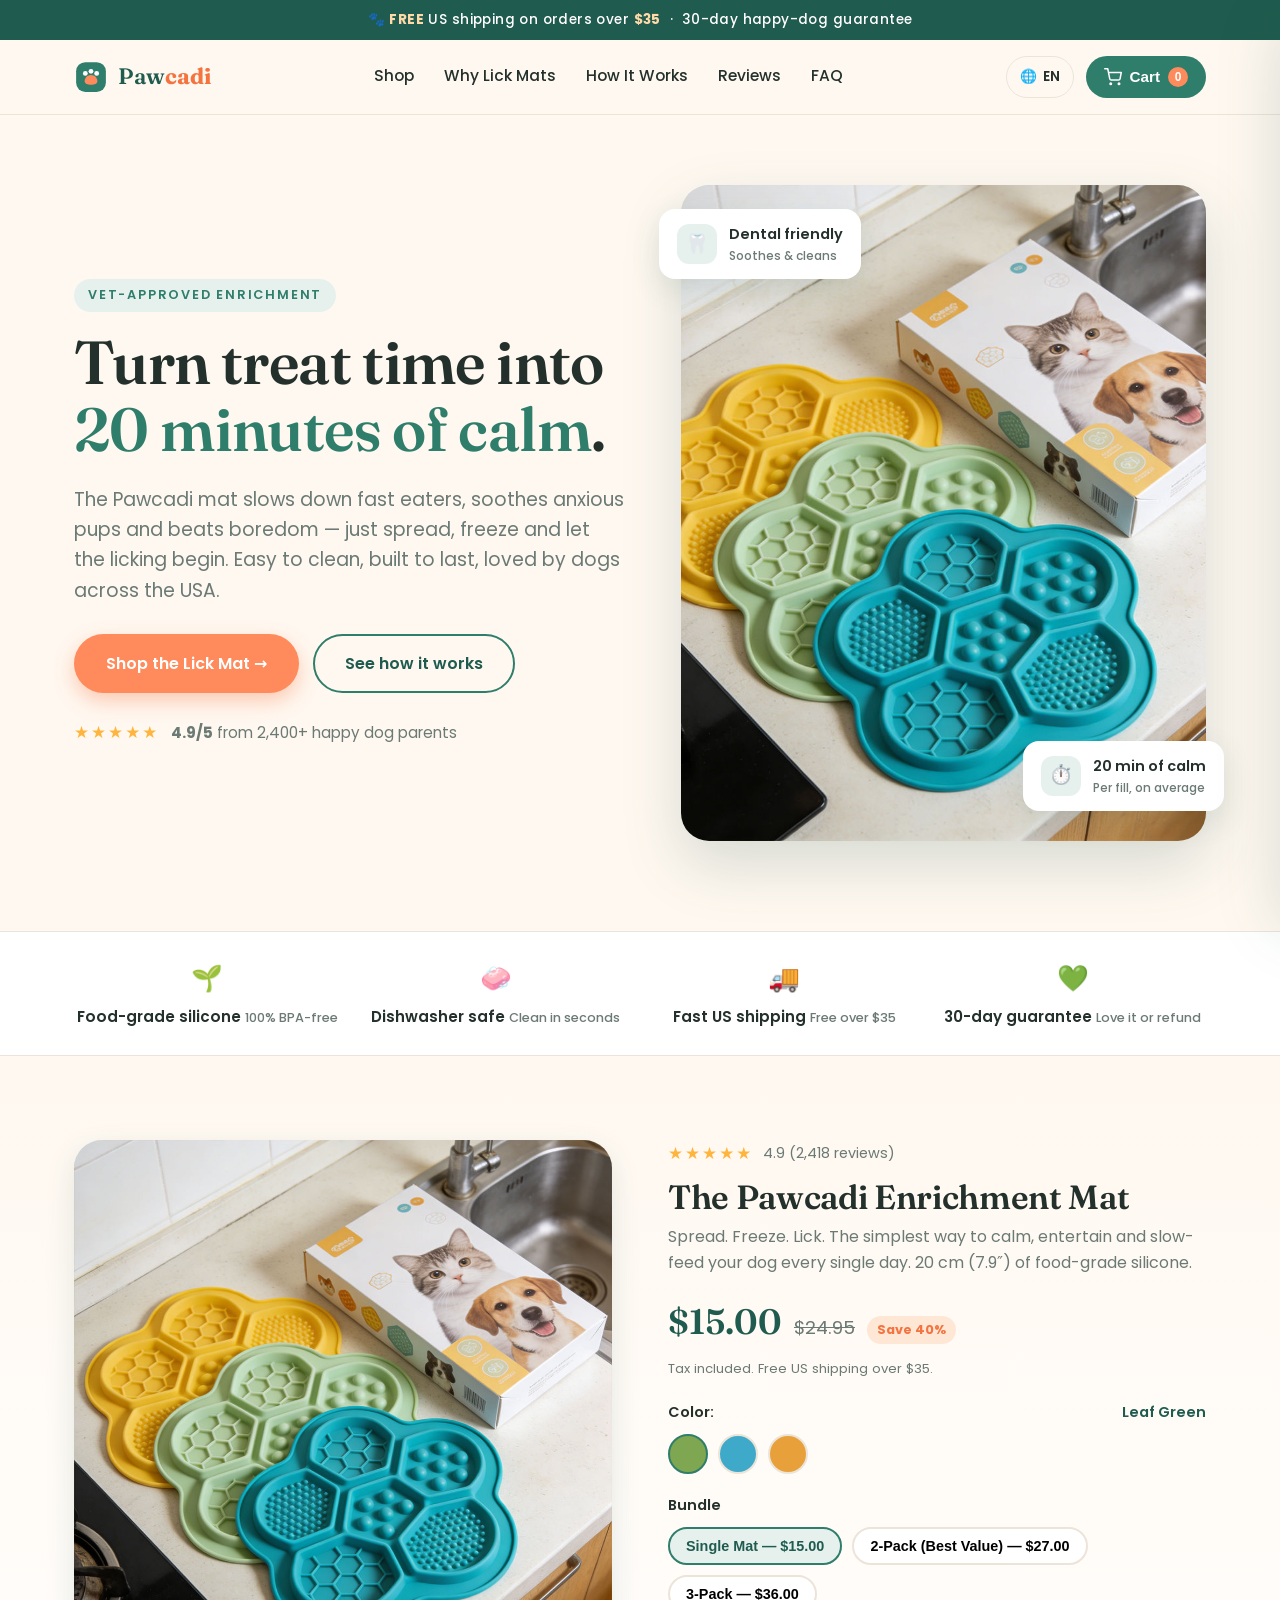
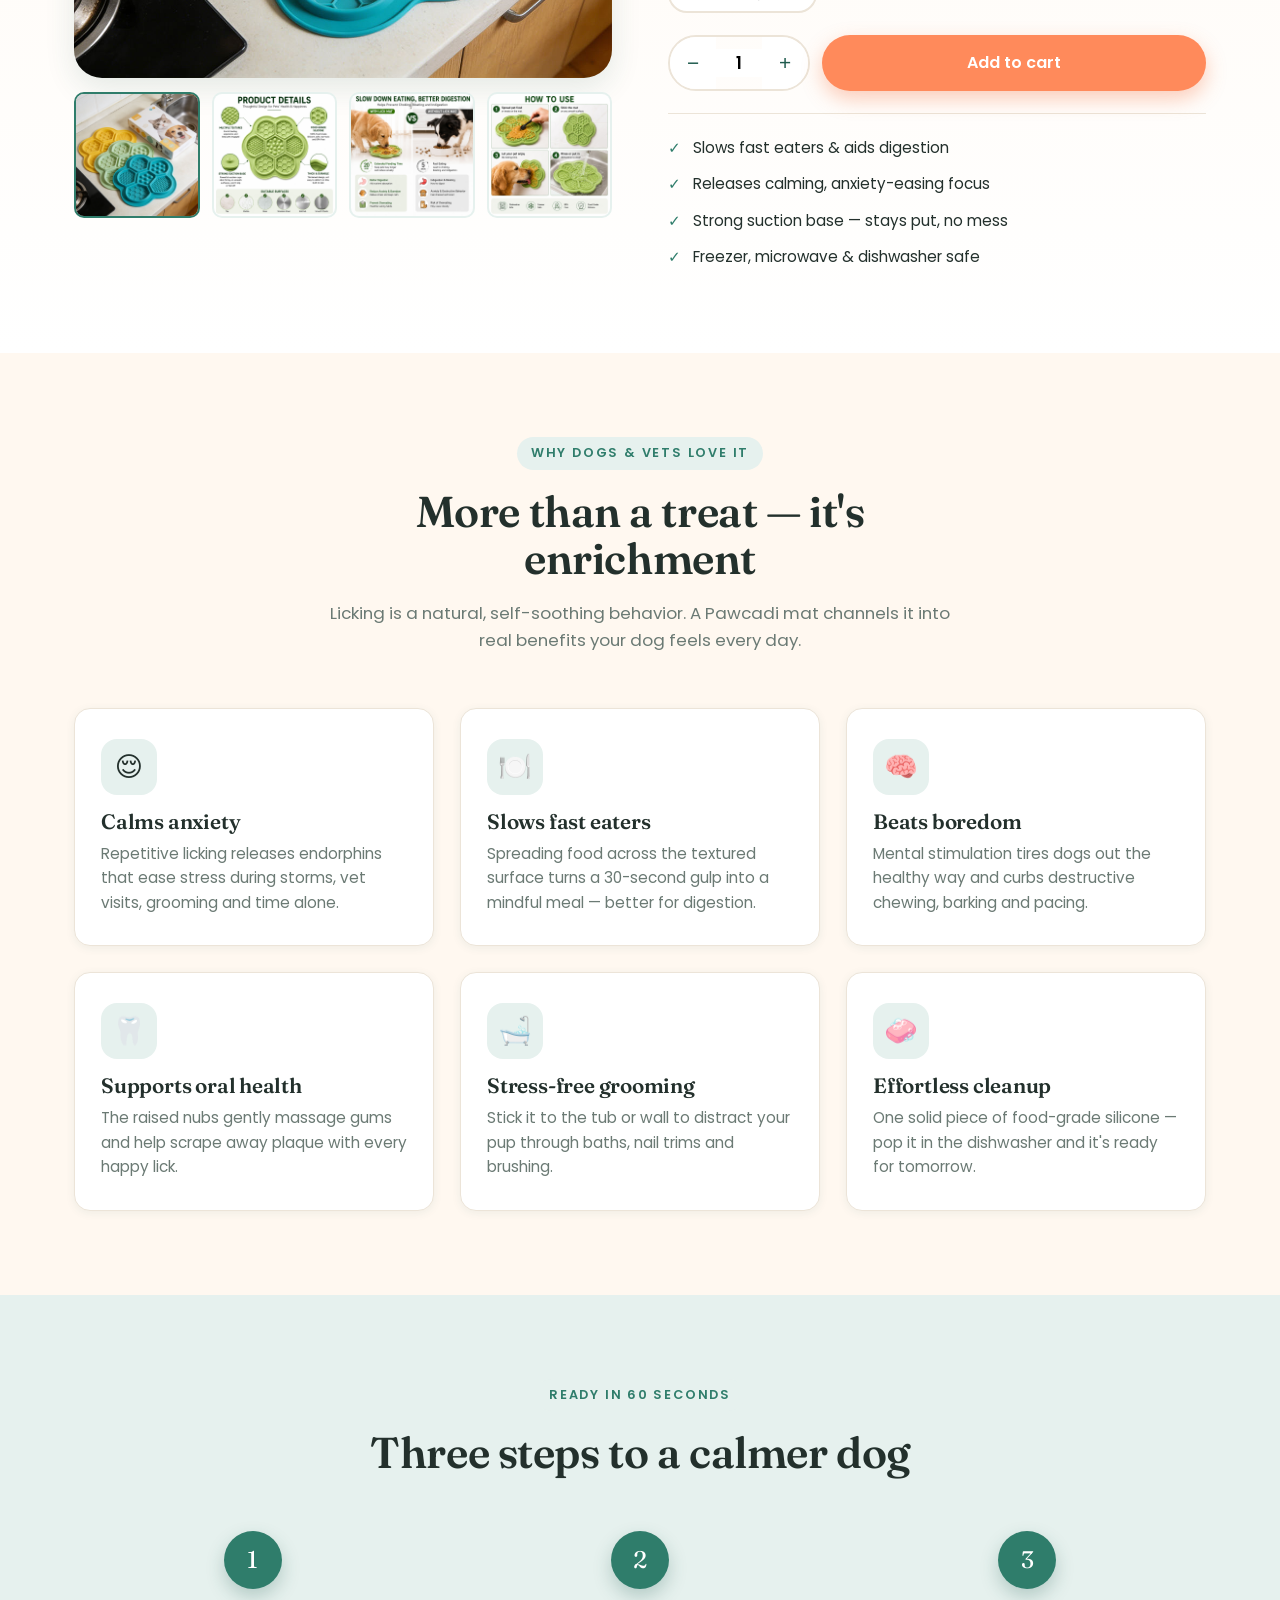
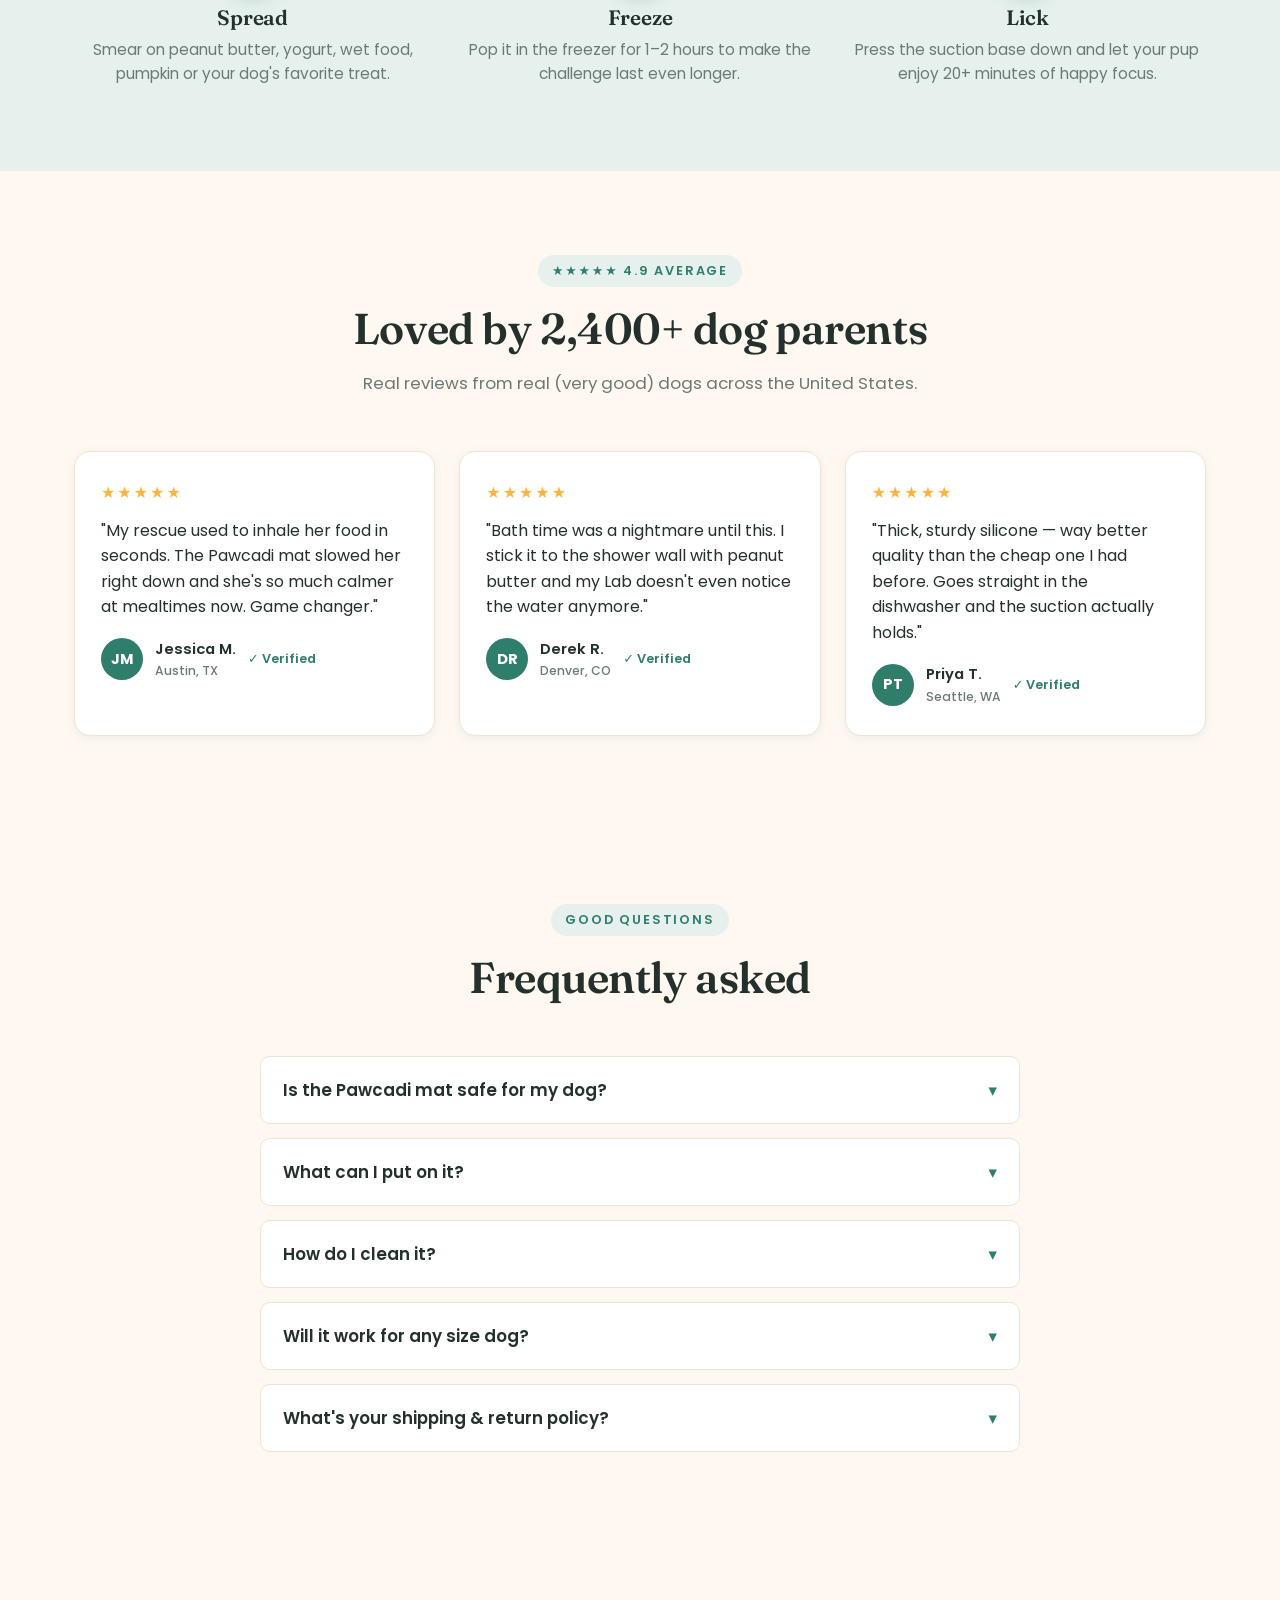
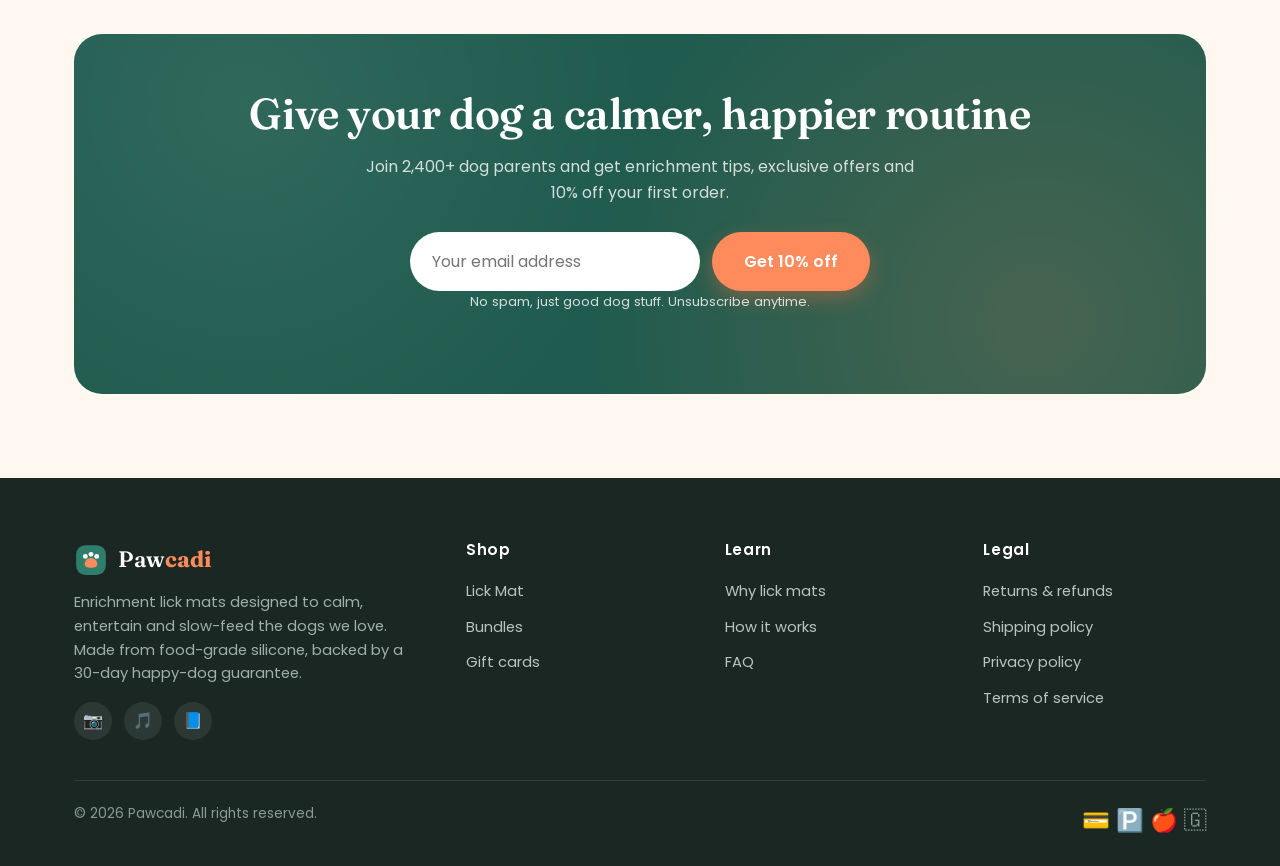
<file: index.html>
<!DOCTYPE html>
<html lang="en">
<head>
  <meta charset="UTF-8" />
  <meta name="viewport" content="width=device-width, initial-scale=1.0" />
  <title>Pawcadi — Enrichment Lick Mats for Dogs | Calm, Slow-Feed &amp; Treat</title>
  <meta name="description" content="Pawcadi makes vet-approved silicone lick mats that calm anxious dogs, slow down fast eaters and turn treat time into 20 minutes of happy enrichment." />

  <!-- Open Graph -->
  <meta property="og:title" content="Pawcadi — Enrichment Lick Mats for Dogs" />
  <meta property="og:description" content="Calm anxious pups, slow down fast eaters, and beat boredom with the vet-approved Pawcadi mat." />
  <meta property="og:type" content="website" />
  <meta property="og:image" content="assets/images/hero.jpg" />

  <link rel="icon" href="assets/favicon.svg" type="image/svg+xml" />

  <!-- Fonts -->
  <link rel="preconnect" href="https://fonts.googleapis.com" />
  <link rel="preconnect" href="https://fonts.gstatic.com" crossorigin />
  <link href="https://fonts.googleapis.com/css2?family=Fraunces:opsz,wght@9..144,500;9..144,600&family=Poppins:wght@400;500;600;700&display=swap" rel="stylesheet" />

  <link rel="stylesheet" href="css/styles.css" />
</head>
<body>

  <!-- Announcement bar -->
  <div class="announce" data-i18n-html="announce">
    🐾 <b>FREE</b> US shipping on orders over <b>$35</b> &nbsp;·&nbsp; 30-day happy-dog guarantee
  </div>

  <!-- Header -->
  <header class="site-header" id="top">
    <div class="container nav">
      <a href="#top" class="logo" aria-label="Pawcadi home">
        <svg viewBox="0 0 48 48" fill="none" aria-hidden="true">
          <rect x="3" y="3" width="42" height="42" rx="13" fill="#2f7d6b"/>
          <circle cx="16" cy="19" r="3.4" fill="#fff"/>
          <circle cx="24" cy="16" r="3.4" fill="#fff"/>
          <circle cx="32" cy="19" r="3.4" fill="#fff"/>
          <path d="M24 21c5 0 9 4 9 9 0 3.5-4 5-9 5s-9-1.5-9-5c0-5 4-9 9-9z" fill="#ff8a5b"/>
        </svg>
        <span>Paw<b>cadi</b></span>
      </a>

      <nav class="nav-links" aria-label="Primary">
        <a href="#shop" data-i18n="nav.shop">Shop</a>
        <a href="#benefits" data-i18n="nav.why">Why Lick Mats</a>
        <a href="#how" data-i18n="nav.how">How It Works</a>
        <a href="#reviews" data-i18n="nav.reviews">Reviews</a>
        <a href="#faq" data-i18n="nav.faq">FAQ</a>
      </nav>

      <div class="nav-actions">
        <button class="lang-btn" id="langToggle" aria-label="Switch language / Cambiar idioma">
          <span aria-hidden="true">🌐</span><span id="langCode">EN</span>
        </button>
        <button class="cart-btn" id="openCart" aria-haspopup="dialog">
          <svg width="18" height="18" viewBox="0 0 24 24" fill="none" stroke="currentColor" stroke-width="2" stroke-linecap="round" stroke-linejoin="round" aria-hidden="true">
            <circle cx="9" cy="21" r="1"/><circle cx="20" cy="21" r="1"/>
            <path d="M1 1h4l2.7 13.4a2 2 0 0 0 2 1.6h9.7a2 2 0 0 0 2-1.6L23 6H6"/>
          </svg>
          <span class="label" data-i18n="nav.cart">Cart</span>
          <span class="cart-count" id="cartCount">0</span>
        </button>
        <button class="nav-toggle" id="navToggle" aria-label="Menu" aria-expanded="false">
          <span></span><span></span><span></span>
        </button>
      </div>
    </div>
  </header>

  <main>
    <!-- Hero -->
    <section class="hero">
      <div class="container hero-grid">
        <div class="hero-copy">
          <span class="eyebrow" data-i18n="hero.eyebrow">Vet-approved enrichment</span>
          <h1 data-i18n-html="hero.h1">Turn treat time into <em>20 minutes of calm</em>.</h1>
          <p class="hero-lead" data-i18n="hero.lead">
            The Pawcadi mat slows down fast eaters, soothes anxious pups and beats
            boredom — just spread, freeze and let the licking begin. Easy to clean,
            built to last, loved by dogs across the USA.
          </p>
          <div class="hero-cta">
            <a href="#shop" class="btn btn-primary" data-i18n="hero.cta1">Shop the Lick Mat →</a>
            <a href="#how" class="btn btn-ghost" data-i18n="hero.cta2">See how it works</a>
          </div>
          <div class="hero-rating">
            <span class="stars" aria-hidden="true">★★★★★</span>
            <span data-i18n-html="hero.rating"><b>4.9/5</b> from 2,400+ happy dog parents</span>
          </div>
        </div>

        <div class="hero-media">
          <div class="media-frame">
            <img src="assets/images/hero.jpg" alt="Happy dog licking a Pawcadi enrichment mat"
                 onerror="this.onerror=null;this.src='assets/placeholder.svg'" />
          </div>
          <div class="floating-card tl">
            <span class="ic">🦷</span>
            <span data-i18n-html="hero.card1">Dental friendly<small>Soothes &amp; cleans</small></span>
          </div>
          <div class="floating-card br">
            <span class="ic">⏱️</span>
            <span data-i18n-html="hero.card2">20 min of calm<small>Per fill, on average</small></span>
          </div>
        </div>
      </div>
    </section>

    <!-- Trust strip -->
    <div class="trust">
      <div class="container trust-grid">
        <div class="trust-item"><span class="ic">🌱</span> <span data-i18n-html="trust.silicone">Food-grade silicone <small>100% BPA-free</small></span></div>
        <div class="trust-item"><span class="ic">🧼</span> <span data-i18n-html="trust.dishwasher">Dishwasher safe <small>Clean in seconds</small></span></div>
        <div class="trust-item"><span class="ic">🚚</span> <span data-i18n-html="trust.shipping">Fast US shipping <small>Free over $35</small></span></div>
        <div class="trust-item"><span class="ic">💚</span> <span data-i18n-html="trust.guarantee">30-day guarantee <small>Love it or refund</small></span></div>
      </div>
    </div>

    <!-- Product / Buy box -->
    <section id="shop">
      <div class="container">
        <div class="product">
          <!-- Gallery -->
          <div class="gallery">
            <div class="main-img">
              <img id="mainImg" src="assets/images/product-1.jpg" alt="Pawcadi silicone lick mat"
                   onerror="this.onerror=null;this.src='assets/placeholder.svg'" />
            </div>
            <div class="thumbs" id="thumbs">
              <button class="thumb is-active" data-img="assets/images/product-1.jpg" aria-label="View image 1">
                <img src="assets/images/product-1.jpg" alt="" onerror="this.onerror=null;this.src='assets/placeholder.svg'" />
              </button>
              <button class="thumb" data-img="assets/images/product-2.jpg" aria-label="View image 2">
                <img src="assets/images/product-2.jpg" alt="" onerror="this.onerror=null;this.src='assets/placeholder.svg'" />
              </button>
              <button class="thumb" data-img="assets/images/product-3.jpg" aria-label="View image 3">
                <img src="assets/images/product-3.jpg" alt="" onerror="this.onerror=null;this.src='assets/placeholder.svg'" />
              </button>
              <button class="thumb" data-img="assets/images/product-4.jpg" aria-label="View image 4">
                <img src="assets/images/product-4.jpg" alt="" onerror="this.onerror=null;this.src='assets/placeholder.svg'" />
              </button>
            </div>
          </div>

          <!-- Buy box -->
          <div class="buybox">
            <div class="rating-row">
              <span class="stars" aria-hidden="true">★★★★★</span>
              <span data-i18n="prod.reviews">4.9 (2,418 reviews)</span>
            </div>
            <h2 data-i18n="prod.title">The Pawcadi Enrichment Mat</h2>
            <p class="subtitle" data-i18n-html="prod.subtitle">Spread. Freeze. Lick. The simplest way to calm, entertain and slow-feed your dog every single day. 20&nbsp;cm (7.9″) of food-grade silicone.</p>

            <div class="price-row">
              <span class="price" id="displayPrice">$15.00</span>
              <span class="price-old" id="priceCompare">$24.95</span>
              <span class="price-save" id="priceSave">Save 40%</span>
            </div>
            <p class="tax-note" data-i18n="prod.tax">Tax included. Free US shipping over $35.</p>

            <!-- Color -->
            <div class="opt-group">
              <div class="opt-label"><span data-i18n="prod.color">Color:</span> <span class="val" id="colorVal">Leaf Green</span></div>
              <div class="swatches" id="colorSwatches" role="group" aria-label="Color">
                <button class="swatch is-active" data-color="#7fa650" data-name="Leaf Green" style="background:#7fa650" aria-label="Leaf Green"></button>
                <button class="swatch" data-color="#3fa9c9" data-name="Ocean Blue" style="background:#3fa9c9" aria-label="Ocean Blue"></button>
                <button class="swatch" data-color="#e8a13a" data-name="Sunset Orange" style="background:#e8a13a" aria-label="Sunset Orange"></button>
              </div>
            </div>

            <!-- Bundle / size -->
            <div class="opt-group">
              <div class="opt-label" data-i18n="prod.bundle">Bundle</div>
              <div class="swatches" id="bundleSwatches" role="group" aria-label="Bundle">
                <button class="swatch is-active" data-bundle="single" data-units="1">Single — $15.00</button>
                <button class="swatch" data-bundle="2pack" data-units="2">2-Pack — $27.00</button>
                <button class="swatch" data-bundle="3pack" data-units="3">3-Pack — $36.00</button>
              </div>
            </div>

            <!-- Qty + add -->
            <div class="qty-add">
              <div class="qty">
                <button type="button" id="qtyMinus" aria-label="Decrease quantity">−</button>
                <input id="qtyInput" type="number" value="1" min="1" max="20" inputmode="numeric" aria-label="Quantity" />
                <button type="button" id="qtyPlus" aria-label="Increase quantity">+</button>
              </div>
              <button class="btn btn-primary btn-add" id="addToCart" data-i18n="prod.add">Add to cart</button>
            </div>

            <ul class="buy-perks">
              <li><span class="ic">✓</span> <span data-i18n="prod.perk1">Slows fast eaters &amp; aids digestion</span></li>
              <li><span class="ic">✓</span> <span data-i18n="prod.perk2">Releases calming, anxiety-easing focus</span></li>
              <li><span class="ic">✓</span> <span data-i18n="prod.perk3">Strong suction base — stays put, no mess</span></li>
              <li><span class="ic">✓</span> <span data-i18n="prod.perk4">Freezer, microwave &amp; dishwasher safe</span></li>
            </ul>
          </div>
        </div>
      </div>
    </section>

    <!-- Benefits -->
    <section id="benefits">
      <div class="container">
        <div class="section-head">
          <span class="eyebrow" data-i18n="ben.eyebrow">Why dogs &amp; vets love it</span>
          <h2 data-i18n="ben.title">More than a treat — it's enrichment</h2>
          <p data-i18n="ben.lead">Licking is a natural, self-soothing behavior. A Pawcadi mat channels it into real benefits your dog feels every day.</p>
        </div>
        <div class="benefits-grid">
          <article class="benefit">
            <div class="ic">😌</div>
            <h3 data-i18n="ben.1t">Calms anxiety</h3>
            <p data-i18n="ben.1p">Repetitive licking releases endorphins that ease stress during storms, vet visits, grooming and time alone.</p>
          </article>
          <article class="benefit">
            <div class="ic">🍽️</div>
            <h3 data-i18n="ben.2t">Slows fast eaters</h3>
            <p data-i18n="ben.2p">Spreading food across the textured surface turns a 30-second gulp into a mindful meal — better for digestion.</p>
          </article>
          <article class="benefit">
            <div class="ic">🧠</div>
            <h3 data-i18n="ben.3t">Beats boredom</h3>
            <p data-i18n="ben.3p">Mental stimulation tires dogs out the healthy way and curbs destructive chewing, barking and pacing.</p>
          </article>
          <article class="benefit">
            <div class="ic">🦷</div>
            <h3 data-i18n="ben.4t">Supports oral health</h3>
            <p data-i18n="ben.4p">The raised nubs gently massage gums and help scrape away plaque with every happy lick.</p>
          </article>
          <article class="benefit">
            <div class="ic">🛁</div>
            <h3 data-i18n="ben.5t">Stress-free grooming</h3>
            <p data-i18n="ben.5p">Stick it to the tub or wall to distract your pup through baths, nail trims and brushing.</p>
          </article>
          <article class="benefit">
            <div class="ic">🧼</div>
            <h3 data-i18n="ben.6t">Effortless cleanup</h3>
            <p data-i18n="ben.6p">One solid piece of food-grade silicone — pop it in the dishwasher and it's ready for tomorrow.</p>
          </article>
        </div>
      </div>
    </section>

    <!-- How it works -->
    <section id="how" class="how">
      <div class="container">
        <div class="section-head">
          <span class="eyebrow" data-i18n="how.eyebrow">Ready in 60 seconds</span>
          <h2 data-i18n="how.title">Three steps to a calmer dog</h2>
        </div>
        <div class="steps">
          <div class="step">
            <div class="num">1</div>
            <h3 data-i18n="how.1t">Spread</h3>
            <p data-i18n="how.1p">Smear on peanut butter, yogurt, wet food, pumpkin or your dog's favorite treat.</p>
          </div>
          <div class="step">
            <div class="num">2</div>
            <h3 data-i18n="how.2t">Freeze</h3>
            <p data-i18n="how.2p">Pop it in the freezer for 1–2 hours to make the challenge last even longer.</p>
          </div>
          <div class="step">
            <div class="num">3</div>
            <h3 data-i18n="how.3t">Lick</h3>
            <p data-i18n="how.3p">Press the suction base down and let your pup enjoy 20+ minutes of happy focus.</p>
          </div>
        </div>
      </div>
    </section>

    <!-- Reviews -->
    <section id="reviews">
      <div class="container">
        <div class="section-head">
          <span class="eyebrow" data-i18n="rev.eyebrow">★★★★★ 4.9 average</span>
          <h2 data-i18n="rev.title">Loved by 2,400+ dog parents</h2>
          <p data-i18n="rev.lead">Real reviews from real (very good) dogs across the United States.</p>
        </div>
        <div class="reviews-grid">
          <article class="review">
            <div class="stars" aria-hidden="true">★★★★★</div>
            <p data-i18n="rev.1p">"My rescue used to inhale her food in seconds. The Pawcadi mat slowed her right down and she's so much calmer at mealtimes now. Game changer."</p>
            <div class="reviewer">
              <span class="avatar" data-i18n="rev.1a">JM</span>
              <span data-i18n-html="rev.1n">Jessica M. <small>Austin, TX</small></span>
              <span class="verified" data-i18n="rev.verified">✓ Verified</span>
            </div>
          </article>
          <article class="review">
            <div class="stars" aria-hidden="true">★★★★★</div>
            <p data-i18n="rev.2p">"Bath time was a nightmare until this. I stick it to the shower wall with peanut butter and my Lab doesn't even notice the water anymore."</p>
            <div class="reviewer">
              <span class="avatar" data-i18n="rev.2a">DR</span>
              <span data-i18n-html="rev.2n">Derek R. <small>Denver, CO</small></span>
              <span class="verified" data-i18n="rev.verified">✓ Verified</span>
            </div>
          </article>
          <article class="review">
            <div class="stars" aria-hidden="true">★★★★★</div>
            <p data-i18n="rev.3p">"Thick, sturdy silicone — way better quality than the cheap one I had before. Goes straight in the dishwasher and the suction actually holds."</p>
            <div class="reviewer">
              <span class="avatar" data-i18n="rev.3a">PT</span>
              <span data-i18n-html="rev.3n">Priya T. <small>Seattle, WA</small></span>
              <span class="verified" data-i18n="rev.verified">✓ Verified</span>
            </div>
          </article>
        </div>
      </div>
    </section>

    <!-- FAQ -->
    <section id="faq">
      <div class="container">
        <div class="section-head">
          <span class="eyebrow" data-i18n="faq.eyebrow">Good questions</span>
          <h2 data-i18n="faq.title">Frequently asked</h2>
        </div>
        <div class="faq">
          <div class="faq-item">
            <button class="faq-q"><span data-i18n="faq.q1">Is the Pawcadi mat safe for my dog?</span>
              <span class="chev" aria-hidden="true">▾</span></button>
            <div class="faq-a"><p data-i18n="faq.a1">Yes. It's made from 100% food-grade, BPA-free silicone with no fillers. As with any feeding product, always supervise your dog and replace the mat if it becomes damaged.</p></div>
          </div>
          <div class="faq-item">
            <button class="faq-q"><span data-i18n="faq.q2">What can I put on it?</span>
              <span class="chev" aria-hidden="true">▾</span></button>
            <div class="faq-a"><p data-i18n="faq.a2">Anything spreadable and dog-safe: peanut butter (xylitol-free), plain yogurt, wet food, mashed banana, pumpkin purée, bone broth or wet kibble. Freeze it to make the fun last longer.</p></div>
          </div>
          <div class="faq-item">
            <button class="faq-q"><span data-i18n="faq.q3">How do I clean it?</span>
              <span class="chev" aria-hidden="true">▾</span></button>
            <div class="faq-a"><p data-i18n="faq.a3">It's top-rack dishwasher safe, or rinse it under warm soapy water. The single-piece silicone design means no cracks or seams for food to hide in.</p></div>
          </div>
          <div class="faq-item">
            <button class="faq-q"><span data-i18n="faq.q4">Will it work for any size dog?</span>
              <span class="chev" aria-hidden="true">▾</span></button>
            <div class="faq-a"><p data-i18n="faq.a4">Absolutely — from Chihuahuas to Great Danes. The mat suits all breeds; just match the portion size to your dog and supervise smaller pups.</p></div>
          </div>
          <div class="faq-item">
            <button class="faq-q"><span data-i18n="faq.q5">What's your shipping &amp; return policy?</span>
              <span class="chev" aria-hidden="true">▾</span></button>
            <div class="faq-a"><p data-i18n="faq.a5">We ship across the USA in 3–5 business days, free on orders over $35. Not happy? Return it within 30 days for a full refund — no questions asked.</p></div>
          </div>
        </div>
      </div>
    </section>

    <!-- CTA band -->
    <section>
      <div class="container">
        <div class="cta-band">
          <h2 data-i18n="cta.title">Give your dog a calmer, happier routine</h2>
          <p data-i18n="cta.lead">Join 2,400+ dog parents and get enrichment tips, exclusive offers and 10% off your first order.</p>
          <form class="newsletter" id="newsletter">
            <input type="email" placeholder="Your email address" data-i18n-ph="cta.email" aria-label="Email address" required />
            <button class="btn btn-primary" type="submit" data-i18n="cta.btn">Get 10% off</button>
          </form>
          <p class="cta-note" data-i18n="cta.note">No spam, just good dog stuff. Unsubscribe anytime.</p>
        </div>
      </div>
    </section>
  </main>

  <!-- Footer -->
  <footer class="site-footer">
    <div class="container">
      <div class="footer-grid">
        <div class="footer-about">
          <a href="#top" class="logo">
            <svg viewBox="0 0 48 48" fill="none" aria-hidden="true" style="width:34px;height:34px">
              <rect x="3" y="3" width="42" height="42" rx="13" fill="#2f7d6b"/>
              <circle cx="16" cy="19" r="3.4" fill="#fff"/><circle cx="24" cy="16" r="3.4" fill="#fff"/>
              <circle cx="32" cy="19" r="3.4" fill="#fff"/>
              <path d="M24 21c5 0 9 4 9 9 0 3.5-4 5-9 5s-9-1.5-9-5c0-5 4-9 9-9z" fill="#ff8a5b"/>
            </svg>
            <span style="color:#fff">Paw<b style="color:#ff8a5b">cadi</b></span>
          </a>
          <p data-i18n="foot.about">Enrichment lick mats designed to calm, entertain and slow-feed the dogs we love. Made from food-grade silicone, backed by a 30-day happy-dog guarantee.</p>
          <div class="socials">
            <a href="#" aria-label="Instagram">📷</a>
            <a href="#" aria-label="TikTok">🎵</a>
            <a href="#" aria-label="Facebook">📘</a>
          </div>
        </div>
        <div class="footer-col">
          <h4 data-i18n="foot.shopH">Shop</h4>
          <a href="#shop" data-i18n="foot.shop1">Lick Mat</a>
          <a href="#shop" data-i18n="foot.shop2">Bundles</a>
          <a href="#shop" data-i18n="foot.shop3">Gift cards</a>
        </div>
        <div class="footer-col">
          <h4 data-i18n="foot.learnH">Learn</h4>
          <a href="#benefits" data-i18n="foot.learn1">Why lick mats</a>
          <a href="#how" data-i18n="foot.learn2">How it works</a>
          <a href="#faq" data-i18n="foot.learn3">FAQ</a>
        </div>
        <div class="footer-col">
          <h4 data-i18n="foot.legalH">Legal</h4>
          <a href="https://pawcadi.myshopify.com/policies/refund-policy" target="_blank" rel="noopener" data-i18n="foot.legal1">Returns &amp; refunds</a>
          <a href="https://pawcadi.myshopify.com/policies/shipping-policy" target="_blank" rel="noopener" data-i18n="foot.legal2">Shipping policy</a>
          <a href="https://pawcadi.myshopify.com/policies/privacy-policy" target="_blank" rel="noopener" data-i18n="foot.legal3">Privacy policy</a>
          <a href="https://pawcadi.myshopify.com/policies/terms-of-service" target="_blank" rel="noopener" data-i18n="foot.legal4">Terms of service</a>
        </div>
      </div>
      <div class="footer-bottom">
        <span>© <span id="year"></span> Pawcadi. <span data-i18n="foot.rights">All rights reserved.</span></span>
        <span class="payments" aria-label="Accepted payments">💳 🅿️ 🍎 🇬</span>
      </div>
    </div>
  </footer>

  <!-- Cart drawer -->
  <div class="overlay" id="overlay"></div>
  <aside class="drawer" id="drawer" role="dialog" aria-modal="true" aria-label="Shopping cart">
    <div class="drawer-head">
      <h3 data-i18n="cart.title">Your cart</h3>
      <button class="drawer-close" id="closeCart" aria-label="Close cart">×</button>
    </div>
    <div class="drawer-body" id="cartBody"></div>
    <div class="drawer-foot">
      <div class="cart-total"><span data-i18n="cart.subtotal">Subtotal</span><span id="cartTotal">$0.00</span></div>
      <p class="ship-note" id="shipNote">Add $35.00 more for free shipping.</p>
      <button class="btn btn-dark btn-block" id="checkoutBtn" data-i18n="cart.checkout">Checkout</button>
    </div>
  </aside>

  <script src="js/main.js"></script>
</body>
</html>
</file>
<file: css/styles.css>
/* =====================================================================
   Pawcadi — Enrichment Lick Mats for Dogs
   Stylesheet
   ---------------------------------------------------------------------
   Sections:
   1.  Design tokens (CSS variables)
   2.  Reset & base
   3.  Layout helpers
   4.  Buttons & badges
   5.  Header & navigation
   6.  Announcement bar
   7.  Hero
   8.  Trust strip
   9.  Product / buy box
   10. Benefits
   11. How to use
   12. Reviews
   13. FAQ
   14. Guarantee / newsletter
   15. Footer
   16. Cart drawer
   17. Responsive
   ===================================================================== */

/* 1. Design tokens ---------------------------------------------------- */
:root {
  --brand:       #2f7d6b;
  --brand-dark:  #1f5b4e;
  --brand-soft:  #e6f1ee;
  --accent:      #ff8a5b;
  --accent-dark: #f4733f;
  --cream:       #fff8f0;
  --ink:         #23302c;
  --muted:       #6b7a74;
  --line:        #ece4d8;
  --white:       #ffffff;
  --star:        #ffb53d;

  --radius:   16px;
  --radius-sm: 10px;
  --radius-lg: 28px;
  --shadow-sm: 0 2px 10px rgba(31, 91, 78, .07);
  --shadow:    0 10px 30px rgba(31, 91, 78, .12);
  --shadow-lg: 0 24px 60px rgba(31, 91, 78, .18);

  --max: 1180px;
  --font: "Poppins", "Segoe UI", system-ui, -apple-system, sans-serif;
  --font-head: "Fraunces", Georgia, "Times New Roman", serif;
}

/* 2. Reset & base ----------------------------------------------------- */
*, *::before, *::after { box-sizing: border-box; }

html { scroll-behavior: smooth; }

body {
  margin: 0;
  font-family: var(--font);
  color: var(--ink);
  background: var(--cream);
  line-height: 1.6;
  -webkit-font-smoothing: antialiased;
}

img { max-width: 100%; display: block; }

a { color: inherit; text-decoration: none; }

h1, h2, h3, h4 {
  font-family: var(--font-head);
  font-weight: 600;
  line-height: 1.1;
  margin: 0 0 .4em;
  letter-spacing: -.01em;
}

h2 { font-size: clamp(1.9rem, 4vw, 2.7rem); }
h3 { font-size: 1.3rem; }

p { margin: 0 0 1rem; }

ul { margin: 0; padding: 0; list-style: none; }

:focus-visible {
  outline: 3px solid var(--accent);
  outline-offset: 2px;
  border-radius: 4px;
}

.visually-hidden {
  position: absolute; width: 1px; height: 1px;
  padding: 0; margin: -1px; overflow: hidden;
  clip: rect(0 0 0 0); white-space: nowrap; border: 0;
}

/* 3. Layout helpers --------------------------------------------------- */
.container {
  width: 100%;
  max-width: var(--max);
  margin: 0 auto;
  padding: 0 24px;
}

section { padding: 84px 0; }

.section-head {
  text-align: center;
  max-width: 640px;
  margin: 0 auto 54px;
}

.section-head p { color: var(--muted); font-size: 1.05rem; }

.eyebrow {
  display: inline-block;
  font-family: var(--font);
  font-weight: 600;
  font-size: .8rem;
  letter-spacing: .14em;
  text-transform: uppercase;
  color: var(--brand);
  background: var(--brand-soft);
  padding: 6px 14px;
  border-radius: 100px;
  margin-bottom: 18px;
}

/* 4. Buttons & badges ------------------------------------------------- */
.btn {
  display: inline-flex;
  align-items: center;
  justify-content: center;
  gap: 10px;
  font-family: var(--font);
  font-weight: 600;
  font-size: 1rem;
  padding: 15px 30px;
  border-radius: 100px;
  border: 2px solid transparent;
  cursor: pointer;
  transition: transform .15s ease, box-shadow .2s ease, background .2s ease;
  white-space: nowrap;
}
.btn:active { transform: translateY(1px); }

.btn-primary {
  background: var(--accent);
  color: #fff;
  box-shadow: 0 8px 20px rgba(244, 115, 63, .35);
}
.btn-primary:hover { background: var(--accent-dark); transform: translateY(-2px); }

.btn-dark { background: var(--brand); color: #fff; }
.btn-dark:hover { background: var(--brand-dark); transform: translateY(-2px); }

.btn-ghost {
  background: transparent;
  color: var(--brand-dark);
  border-color: var(--brand);
}
.btn-ghost:hover { background: var(--brand-soft); }

.btn-block { width: 100%; }

.pill {
  display: inline-flex;
  align-items: center;
  gap: 7px;
  font-size: .85rem;
  font-weight: 600;
  color: var(--brand-dark);
}

/* 5. Header & navigation ---------------------------------------------- */
.site-header {
  position: sticky;
  top: 0;
  z-index: 50;
  background: rgba(255, 248, 240, .9);
  backdrop-filter: blur(10px);
  border-bottom: 1px solid var(--line);
}
.nav {
  display: flex;
  align-items: center;
  justify-content: space-between;
  gap: 20px;
  height: 74px;
}
.logo {
  display: flex;
  align-items: center;
  gap: 10px;
  font-family: var(--font-head);
  font-weight: 600;
  font-size: 1.4rem;
  color: var(--brand-dark);
}
.logo svg { width: 34px; height: 34px; }
.logo span b { color: var(--accent-dark); }

.nav-links {
  display: flex;
  gap: 30px;
  font-weight: 500;
  font-size: .97rem;
}
.nav-links a { position: relative; padding: 4px 0; color: var(--ink); }
.nav-links a::after {
  content: "";
  position: absolute;
  left: 0; bottom: -2px;
  width: 0; height: 2px;
  background: var(--accent);
  transition: width .2s ease;
}
.nav-links a:hover::after { width: 100%; }

.nav-actions { display: flex; align-items: center; gap: 12px; }

.cart-btn {
  position: relative;
  display: inline-flex;
  align-items: center;
  gap: 8px;
  background: var(--brand);
  color: #fff;
  border: none;
  padding: 11px 18px;
  border-radius: 100px;
  font-weight: 600;
  font-size: .95rem;
  cursor: pointer;
  transition: background .2s ease;
}
.cart-btn:hover { background: var(--brand-dark); }

.lang-btn {
  display: inline-flex;
  align-items: center;
  gap: 6px;
  background: none;
  color: var(--ink);
  border: 1.5px solid var(--line);
  padding: 9px 13px;
  border-radius: 100px;
  font: inherit;
  font-weight: 600;
  font-size: .85rem;
  cursor: pointer;
  transition: border-color .2s ease, background .2s ease;
}
.lang-btn:hover { border-color: var(--brand); background: var(--brand-soft); }
.cart-count {
  background: var(--accent);
  color: #fff;
  font-size: .75rem;
  font-weight: 700;
  min-width: 20px;
  height: 20px;
  padding: 0 5px;
  border-radius: 100px;
  display: grid;
  place-items: center;
}

.nav-toggle {
  display: none;
  background: none;
  border: none;
  cursor: pointer;
  padding: 6px;
}
.nav-toggle span {
  display: block;
  width: 24px; height: 2px;
  background: var(--ink);
  margin: 5px 0;
  border-radius: 2px;
  transition: .2s ease;
}

/* 6. Announcement bar ------------------------------------------------- */
.announce {
  background: var(--brand-dark);
  color: #fff;
  text-align: center;
  font-size: .85rem;
  letter-spacing: .03em;
  padding: 9px 16px;
  font-weight: 500;
}
.announce b { color: #ffd9a8; }

/* 7. Hero ------------------------------------------------------------- */
.hero { padding: 70px 0 90px; overflow: hidden; }
.hero-grid {
  display: grid;
  grid-template-columns: 1.05fr 1fr;
  gap: 56px;
  align-items: center;
}
.hero h1 {
  font-size: clamp(2.4rem, 5.2vw, 3.8rem);
  margin-bottom: .35em;
}
.hero h1 em { color: var(--brand); font-style: normal; }
.hero-lead {
  font-size: 1.18rem;
  color: var(--muted);
  max-width: 32em;
  margin-bottom: 28px;
}
.hero-cta { display: flex; flex-wrap: wrap; gap: 14px; margin-bottom: 26px; }

.hero-rating {
  display: flex;
  align-items: center;
  gap: 12px;
  font-size: .95rem;
  color: var(--muted);
}
.stars { color: var(--star); letter-spacing: 2px; font-size: 1.05rem; }

.hero-media { position: relative; }
.hero-media .media-frame {
  border-radius: var(--radius-lg);
  box-shadow: var(--shadow-lg);
  overflow: hidden;
  aspect-ratio: 4 / 5;
  background: var(--brand-soft);
}
.hero-media .media-frame img,
.media-frame img { width: 100%; height: 100%; object-fit: cover; }

.floating-card {
  position: absolute;
  background: #fff;
  border-radius: var(--radius);
  box-shadow: var(--shadow);
  padding: 14px 18px;
  display: flex;
  align-items: center;
  gap: 12px;
  font-size: .9rem;
  font-weight: 600;
}
.floating-card .ic {
  width: 40px; height: 40px;
  border-radius: 12px;
  background: var(--brand-soft);
  display: grid; place-items: center;
  font-size: 1.2rem;
}
.floating-card.tl { top: 24px; left: -22px; }
.floating-card.br { bottom: 30px; right: -18px; }
.floating-card small { display: block; font-weight: 500; color: var(--muted); }

/* 8. Trust strip ------------------------------------------------------ */
.trust {
  background: var(--white);
  border-top: 1px solid var(--line);
  border-bottom: 1px solid var(--line);
  padding: 26px 0;
}
.trust-grid {
  display: grid;
  grid-template-columns: repeat(4, 1fr);
  gap: 22px;
  text-align: center;
}
.trust-item {
  display: flex;
  flex-direction: column;
  align-items: center;
  gap: 6px;
  font-weight: 600;
  font-size: .95rem;
}
.trust-item .ic { font-size: 1.6rem; }
.trust-item small { font-weight: 500; color: var(--muted); font-size: .8rem; }

/* 9. Product / buy box ------------------------------------------------ */
#shop { background: linear-gradient(180deg, var(--cream), #fff); }
.product {
  display: grid;
  grid-template-columns: 1fr 1fr;
  gap: 56px;
  align-items: start;
}

/* gallery */
.gallery .main-img {
  border-radius: var(--radius-lg);
  overflow: hidden;
  aspect-ratio: 1 / 1;
  background: var(--brand-soft);
  box-shadow: var(--shadow);
}
.gallery .main-img img { width: 100%; height: 100%; object-fit: cover; }
.thumbs {
  display: grid;
  grid-template-columns: repeat(4, 1fr);
  gap: 12px;
  margin-top: 14px;
}
.thumb {
  border-radius: var(--radius-sm);
  overflow: hidden;
  aspect-ratio: 1 / 1;
  background: var(--brand-soft);
  border: 2px solid transparent;
  cursor: pointer;
  padding: 0;
  transition: border-color .15s ease, transform .15s ease;
}
.thumb img { width: 100%; height: 100%; object-fit: cover; }
.thumb:hover { transform: translateY(-2px); }
.thumb.is-active { border-color: var(--brand); }

/* buy box */
.buybox .rating-row {
  display: flex; align-items: center; gap: 10px;
  font-size: .9rem; color: var(--muted); margin-bottom: 12px;
}
.buybox h2 { font-size: 2.1rem; margin-bottom: .25em; }
.buybox .subtitle { color: var(--muted); margin-bottom: 18px; }

.price-row {
  display: flex; align-items: baseline; gap: 12px; margin-bottom: 8px;
}
.price { font-family: var(--font-head); font-size: 2.2rem; font-weight: 600; color: var(--brand-dark); }
.price-old { color: var(--muted); text-decoration: line-through; font-size: 1.15rem; }
.price-save {
  background: #ffe7d6; color: var(--accent-dark);
  font-weight: 700; font-size: .8rem;
  padding: 4px 10px; border-radius: 100px;
}
.tax-note { font-size: .82rem; color: var(--muted); margin-bottom: 22px; }

.opt-group { margin-bottom: 20px; }
.opt-label {
  font-weight: 600; font-size: .9rem; margin-bottom: 10px;
  display: flex; justify-content: space-between;
}
.opt-label .val { color: var(--brand-dark); }
.swatches { display: flex; gap: 10px; flex-wrap: wrap; }
.swatch {
  border: 2px solid var(--line);
  background: #fff;
  border-radius: 100px;
  padding: 9px 16px;
  font-weight: 600;
  font-size: .9rem;
  cursor: pointer;
  transition: .15s ease;
}
.swatch:hover { border-color: var(--brand); }
.swatch.is-active { border-color: var(--brand); background: var(--brand-soft); color: var(--brand-dark); }
.swatch[data-color] { width: 40px; height: 40px; padding: 0; border-radius: 50%; }

.qty-add { display: flex; gap: 12px; margin: 22px 0 16px; }
.qty {
  display: flex; align-items: center;
  border: 2px solid var(--line);
  border-radius: 100px;
  overflow: hidden;
}
.qty button {
  width: 46px; height: 52px;
  background: #fff; border: none; cursor: pointer;
  font-size: 1.3rem; color: var(--brand-dark);
}
.qty button:hover { background: var(--brand-soft); }
.qty input {
  width: 46px; text-align: center; border: none;
  font-size: 1.05rem; font-weight: 600; font-family: var(--font);
  -moz-appearance: textfield;
}
.qty input::-webkit-outer-spin-button,
.qty input::-webkit-inner-spin-button { -webkit-appearance: none; margin: 0; }

.buybox .btn-add { flex: 1; height: 56px; }

.buy-perks {
  border-top: 1px solid var(--line);
  margin-top: 22px; padding-top: 22px;
  display: grid; gap: 12px;
}
.buy-perks li { display: flex; gap: 12px; align-items: flex-start; font-size: .95rem; }
.buy-perks .ic { color: var(--brand); flex-shrink: 0; font-weight: 700; }

/* 10. Benefits -------------------------------------------------------- */
.benefits-grid {
  display: grid;
  grid-template-columns: repeat(3, 1fr);
  gap: 26px;
}
.benefit {
  background: #fff;
  border: 1px solid var(--line);
  border-radius: var(--radius);
  padding: 30px 26px;
  box-shadow: var(--shadow-sm);
  transition: transform .2s ease, box-shadow .2s ease;
}
.benefit:hover { transform: translateY(-4px); box-shadow: var(--shadow); }
.benefit .ic {
  width: 56px; height: 56px;
  border-radius: 16px;
  background: var(--brand-soft);
  display: grid; place-items: center;
  font-size: 1.7rem;
  margin-bottom: 16px;
}
.benefit h3 { margin-bottom: 8px; }
.benefit p { color: var(--muted); margin: 0; font-size: .96rem; }

/* 11. How to use ------------------------------------------------------ */
.how { background: var(--brand-soft); }
.steps { display: grid; grid-template-columns: repeat(3, 1fr); gap: 30px; }
.step { text-align: center; position: relative; }
.step .num {
  width: 58px; height: 58px;
  margin: 0 auto 18px;
  border-radius: 50%;
  background: var(--brand);
  color: #fff;
  font-family: var(--font-head);
  font-size: 1.5rem;
  display: grid; place-items: center;
  box-shadow: 0 8px 18px rgba(31, 91, 78, .25);
}
.step h3 { margin-bottom: 8px; }
.step p { color: var(--muted); margin: 0; font-size: .96rem; }

/* 12. Reviews --------------------------------------------------------- */
.reviews-grid {
  display: grid;
  grid-template-columns: repeat(3, 1fr);
  gap: 24px;
}
.review {
  background: #fff;
  border: 1px solid var(--line);
  border-radius: var(--radius);
  padding: 28px 26px;
  box-shadow: var(--shadow-sm);
}
.review .stars { font-size: 1rem; margin-bottom: 12px; }
.review p { font-size: 1rem; }
.review .reviewer {
  display: flex; align-items: center; gap: 12px;
  margin-top: 18px; font-weight: 600; font-size: .92rem;
}
.review .avatar {
  width: 42px; height: 42px; border-radius: 50%;
  background: var(--brand); color: #fff;
  display: grid; place-items: center; font-weight: 700;
}
.review .reviewer small { display: block; color: var(--muted); font-weight: 500; }
.verified { color: var(--brand); font-size: .8rem; font-weight: 600; }

/* 13. FAQ ------------------------------------------------------------- */
.faq { max-width: 760px; margin: 0 auto; }
.faq-item {
  border: 1px solid var(--line);
  border-radius: var(--radius-sm);
  margin-bottom: 14px;
  background: #fff;
  overflow: hidden;
}
.faq-q {
  width: 100%;
  text-align: left;
  background: none;
  border: none;
  padding: 20px 22px;
  font-size: 1.05rem;
  font-weight: 600;
  font-family: var(--font);
  color: var(--ink);
  cursor: pointer;
  display: flex;
  justify-content: space-between;
  align-items: center;
  gap: 16px;
}
.faq-q .chev { transition: transform .2s ease; color: var(--brand); flex-shrink: 0; }
.faq-item.is-open .chev { transform: rotate(180deg); }
.faq-a {
  max-height: 0;
  overflow: hidden;
  transition: max-height .3s ease;
}
.faq-a p { padding: 0 22px 20px; margin: 0; color: var(--muted); }

/* 14. Guarantee / newsletter ------------------------------------------ */
.cta-band {
  background: var(--brand-dark);
  color: #fff;
  border-radius: var(--radius-lg);
  padding: 56px;
  text-align: center;
  background-image: radial-gradient(circle at 15% 20%, rgba(255,255,255,.08), transparent 40%),
                    radial-gradient(circle at 85% 80%, rgba(255,138,91,.18), transparent 45%);
}
.cta-band h2 { color: #fff; }
.cta-band p { color: rgba(255,255,255,.8); max-width: 36em; margin: 0 auto 26px; }
.newsletter {
  display: flex; gap: 12px; max-width: 460px; margin: 0 auto;
  flex-wrap: wrap; justify-content: center;
}
.newsletter input {
  flex: 1; min-width: 220px;
  border: none; border-radius: 100px;
  padding: 15px 22px; font-size: 1rem; font-family: var(--font);
}
.cta-note { font-size: .82rem; color: rgba(255,255,255,.6); margin-top: 14px; }

/* 15. Footer ---------------------------------------------------------- */
.site-footer {
  background: #1a2723;
  color: #cdd8d3;
  padding: 64px 0 28px;
}
.footer-grid {
  display: grid;
  grid-template-columns: 1.6fr 1fr 1fr 1fr;
  gap: 36px;
  padding-bottom: 40px;
  border-bottom: 1px solid rgba(255,255,255,.1);
}
.site-footer .logo { color: #fff; margin-bottom: 14px; }
.footer-about p { color: #9fb0a9; font-size: .92rem; max-width: 28em; }
.footer-col h4 { color: #fff; font-family: var(--font); font-size: .95rem; letter-spacing: .04em; margin-bottom: 16px; }
.footer-col a { display: block; padding: 6px 0; color: #b8c5bf; font-size: .92rem; }
.footer-col a:hover { color: #fff; }
.socials { display: flex; gap: 12px; margin-top: 16px; }
.socials a {
  width: 38px; height: 38px; border-radius: 50%;
  background: rgba(255,255,255,.08);
  display: grid; place-items: center;
}
.socials a:hover { background: var(--brand); }
.footer-bottom {
  display: flex; justify-content: space-between; flex-wrap: wrap; gap: 12px;
  padding-top: 22px; font-size: .85rem; color: #8a9b94;
}
.payments { display: flex; gap: 8px; align-items: center; font-size: 1.4rem; }

/* 16. Cart drawer ----------------------------------------------------- */
.overlay {
  position: fixed; inset: 0;
  background: rgba(20, 30, 26, .5);
  opacity: 0; visibility: hidden;
  transition: .25s ease;
  z-index: 90;
}
.overlay.is-open { opacity: 1; visibility: visible; }

.drawer {
  position: fixed;
  top: 0; right: 0;
  width: min(420px, 100%);
  height: 100%;
  background: var(--cream);
  z-index: 100;
  transform: translateX(100%);
  transition: transform .3s cubic-bezier(.4,0,.2,1);
  display: flex;
  flex-direction: column;
  box-shadow: var(--shadow-lg);
}
.drawer.is-open { transform: translateX(0); }
.drawer-head {
  display: flex; align-items: center; justify-content: space-between;
  padding: 22px 24px; border-bottom: 1px solid var(--line);
}
.drawer-head h3 { margin: 0; }
.drawer-close {
  background: none; border: none; cursor: pointer;
  font-size: 1.5rem; line-height: 1; color: var(--muted);
}
.drawer-body { flex: 1; overflow-y: auto; padding: 18px 24px; }

.cart-item {
  display: grid;
  grid-template-columns: 64px 1fr auto;
  gap: 14px;
  padding: 14px 0;
  border-bottom: 1px solid var(--line);
  align-items: center;
}
.cart-item .ci-img {
  width: 64px; height: 64px; border-radius: 12px;
  overflow: hidden; background: var(--brand-soft);
}
.cart-item .ci-img img { width: 100%; height: 100%; object-fit: cover; }
.cart-item h4 { font-family: var(--font); font-size: .95rem; margin: 0 0 4px; }
.cart-item .ci-meta { font-size: .82rem; color: var(--muted); }
.cart-item .ci-qty { display: inline-flex; align-items: center; gap: 8px; margin-top: 6px; }
.cart-item .ci-qty button {
  width: 26px; height: 26px; border-radius: 7px;
  border: 1px solid var(--line); background: #fff; cursor: pointer;
  font-size: 1rem; line-height: 1; color: var(--brand-dark);
}
.cart-item .ci-price { font-weight: 700; color: var(--brand-dark); }
.ci-remove {
  background: none; border: none; cursor: pointer;
  color: var(--muted); font-size: .78rem; text-decoration: underline;
  margin-top: 6px; padding: 0;
}

.cart-empty { text-align: center; color: var(--muted); padding: 60px 20px; }
.cart-empty .big { font-size: 3rem; margin-bottom: 10px; }

.drawer-foot { border-top: 1px solid var(--line); padding: 20px 24px; }
.cart-total {
  display: flex; justify-content: space-between;
  font-weight: 700; font-size: 1.15rem; margin-bottom: 6px;
}
.drawer-foot .ship-note { font-size: .82rem; color: var(--muted); margin-bottom: 16px; }

/* 17. Responsive ------------------------------------------------------ */
@media (max-width: 960px) {
  .hero-grid, .product { grid-template-columns: 1fr; gap: 40px; }
  .hero-media { order: -1; max-width: 460px; margin: 0 auto; }
  .floating-card.tl { left: 8px; }
  .floating-card.br { right: 8px; }
  .benefits-grid, .reviews-grid, .steps { grid-template-columns: 1fr 1fr; }
  .footer-grid { grid-template-columns: 1fr 1fr; }
}

@media (max-width: 720px) {
  section { padding: 60px 0; }
  .nav-links { display: none; }
  .nav-toggle { display: block; }
  .site-header.nav-open .nav-links {
    display: flex;
    position: absolute;
    top: 74px; left: 0; right: 0;
    flex-direction: column;
    background: var(--cream);
    padding: 18px 24px;
    gap: 6px;
    border-bottom: 1px solid var(--line);
    box-shadow: var(--shadow);
  }
  .site-header.nav-open .nav-links a { padding: 10px 0; }
  .trust-grid { grid-template-columns: 1fr 1fr; gap: 26px; }
  .benefits-grid, .reviews-grid, .steps { grid-template-columns: 1fr; }
  .footer-grid { grid-template-columns: 1fr; gap: 26px; }
  .cta-band { padding: 40px 24px; }
  .cart-btn .label { display: none; }
}

@media (prefers-reduced-motion: reduce) {
  * { animation: none !important; scroll-behavior: auto !important; transition: none !important; }
}
</file>
